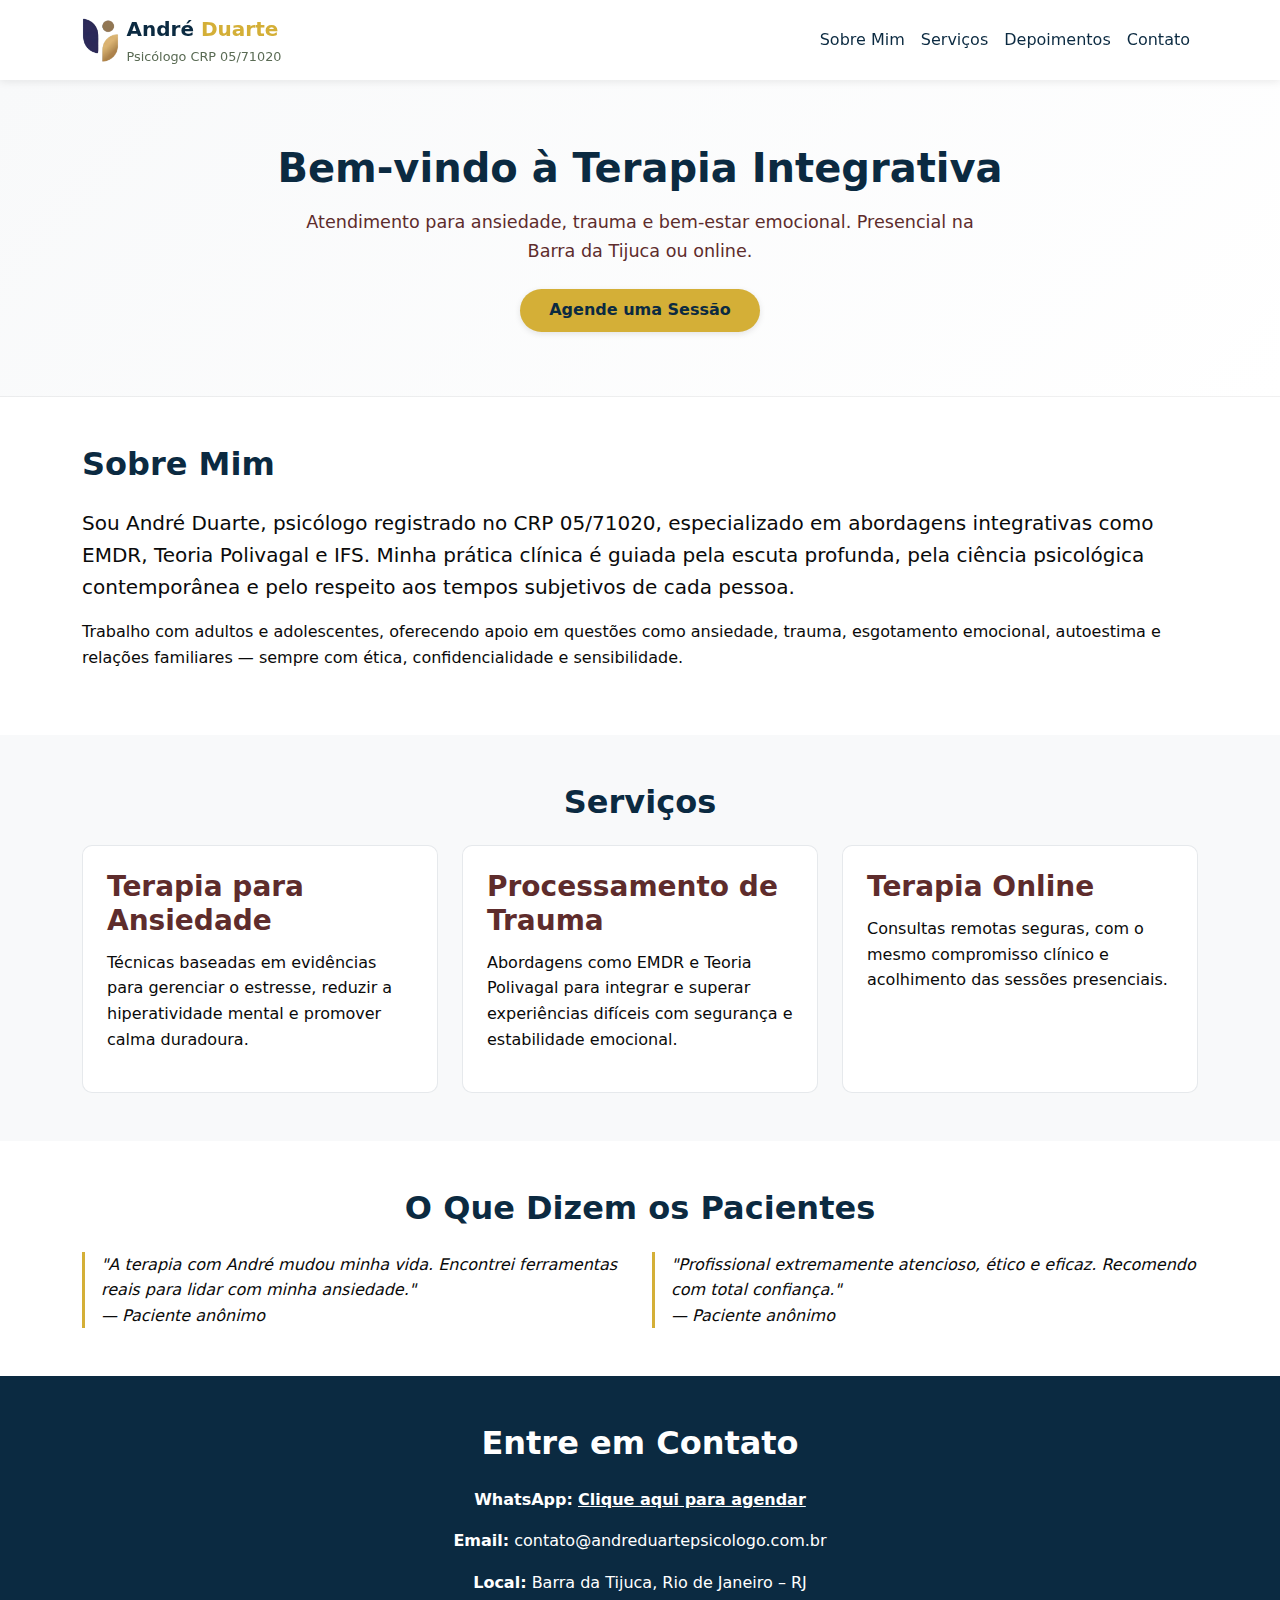
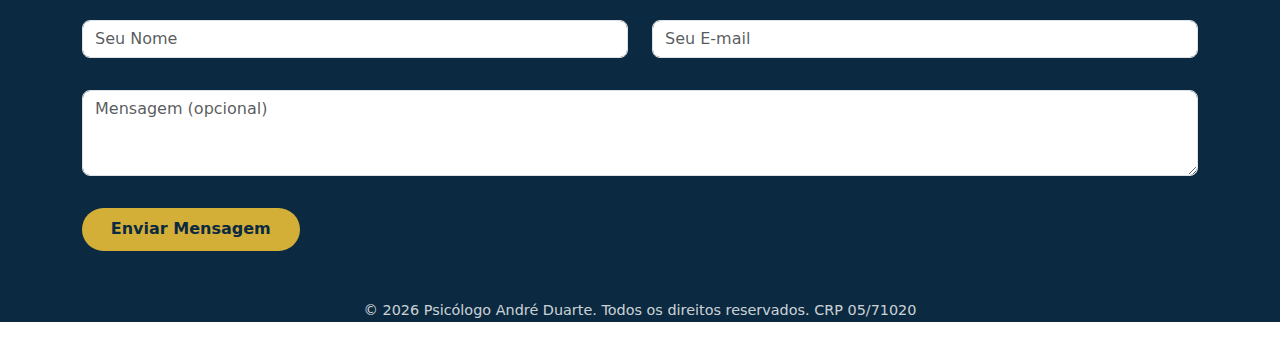
<file: index.html>
<!DOCTYPE html>
<html lang="pt-BR">
<head>
    <meta charset="UTF-8">
    <meta name="viewport" content="width=device-width, initial-scale=1.0">
    <meta name="description" content="André Duarte, psicólogo clínico especializado em ansiedade, trauma e regulação emocional. Atendimento presencial na Barra da Tijuca (RJ) e online. CRP 05/71020.">
    <meta name="keywords" content="psicólogo, terapia, ansiedade, trauma, EMDR, terapia online, CRP 05/71020, André Duarte">
    <meta name="author" content="André Duarte - Psicólogo">
    <meta name="robots" content="index, follow">
    <meta property="og:title" content="Psicólogo André Duarte - Terapia Integrativa">
    <meta property="og:description" content="Terapia para ansiedade, trauma e esgotamento emocional com abordagens como EMDR, Teoria Polivagal e IFS.">
    <meta property="og:type" content="website">
    <meta property="og:url" content="https://andreduartepsicologo.com.br">
    <meta property="og:image" content="https://andreduartepsicologo.com.br/logo.png">
    <meta property="og:site_name" content="André Duarte - Psicólogo">
    <meta name="twitter:card" content="summary_large_image">
    <meta name="twitter:title" content="Psicólogo André Duarte - Terapia Integrativa">
    <meta name="twitter:description" content="Terapia para ansiedade, trauma e esgotamento emocional com abordagens como EMDR, Teoria Polivagal e IFS.">
    
    <!-- DNS prefetch para recursos externos -->
    <link rel="dns-prefetch" href="https://fonts.googleapis.com">
    <link rel="dns-prefetch" href="https://fonts.gstatic.com">
    <link rel="dns-prefetch" href="https://cdn.jsdelivr.net">
    <link rel="preconnect" href="https://fonts.googleapis.com">
    <link rel="preconnect" href="https://fonts.gstatic.com" crossorigin>
    <link rel="preconnect" href="https://cdn.jsdelivr.net">
    
    <title>Psicólogo André Duarte - Terapia Integrativa | Ansiedade, Trauma e Regulação Emocional</title>

    <!-- Google Fonts: Cormorant Garamond (serif elegante) + Segoe UI fallback -->
    <link rel="preconnect" href="https://fonts.googleapis.com">
    <link rel="preconnect" href="https://fonts.gstatic.com" crossorigin>
    <link href="https://fonts.googleapis.com/css2?family=Cormorant+Garamond:wght@500;600;700&display=swap" rel="stylesheet">

    <!-- Bootstrap CSS -->
    <link href="https://cdn.jsdelivr.net/npm/bootstrap@5.3.0/dist/css/bootstrap.min.css" rel="stylesheet">

    <!-- Seu CSS personalizado -->
    <link rel="stylesheet" href="styles.css">
    

    
    <!-- Schema.org structured data -->
    <script type="application/ld+json">
    {
      "@context": "https://schema.org",
      "@type": "Psychologist",
      "name": "André Duarte",
      "url": "https://andreduartepsicologo.com.br",
      "telephone": "+5521999999999",
      "email": "contato@andreduartepsicologo.com.br",
      "address": {
        "@type": "PostalAddress",
        "streetAddress": "Barra da Tijuca",
        "addressLocality": "Rio de Janeiro",
        "addressRegion": "RJ",
        "postalCode": "22630-000",
        "addressCountry": "BR"
      },
      "areaServed": "BR",
      "availableLanguage": ["Portuguese", "English"],
      "licenseNumber": "CRP 05/71020",
      "description": "Psicólogo clínico especializado em ansiedade, trauma e regulação emocional",
      "offers": {
        "@type": "Service",
        "name": "Terapia Psicológica",
        "description": "Atendimento para ansiedade, trauma, esgotamento emocional e regulação emocional"
      },
      "openingHours": [
        "Mo-Fr 08:00-20:00"
      ],
      "paymentAccepted": ["Dinheiro", "PIX", "Transferência bancária", "Cartão de crédito/débito"]
    }
    </script>
    
    <!-- Política de Privacidade -->
    <link rel="canonical" href="https://andreduartepsicologo.com.br">
    <meta name="theme-color" content="#0B2A41">
</head>
<body>

    <!-- Navbar -->
    <nav class="navbar navbar-expand-lg navbar-light sticky-top">
        <div class="container">
            <a class="navbar-brand d-flex align-items-center" href="#">
                <img src="logo.png" alt="André Duarte Psicólogo - Logo" class="logo me-2">
                <div class="brand-text">
                    <span class="name-andre">André</span><span class="name-duarte"> Duarte</span>
                    <div class="credentials">Psicólogo CRP 05/71020</div>
                </div>
            </a>
            <button class="navbar-toggler" type="button" data-bs-toggle="collapse" data-bs-target="#navbarNav">
                <span class="navbar-toggler-icon"></span>
            </button>
            <div class="collapse navbar-collapse" id="navbarNav">
                <ul class="navbar-nav ms-auto">
                    <li class="nav-item"><a class="nav-link" href="#sobre">Sobre Mim</a></li>
                    <li class="nav-item"><a class="nav-link" href="#servicos">Serviços</a></li>
                    <li class="nav-item"><a class="nav-link" href="#depoimentos">Depoimentos</a></li>
                    <li class="nav-item"><a class="nav-link" href="#contato">Contato</a></li>
                </ul>
            </div>
        </div>
    </nav>

    <!-- Hero Section -->
    <header class="hero">
        <div class="container">
            <h1>Bem-vindo à Terapia Integrativa</h1>
            <p>Atendimento para ansiedade, trauma e bem-estar emocional. Presencial na Barra da Tijuca ou online.</p>
            <a href="http://www.google.com/url?q=http%3A%2F%2Fwa.me%2Fmessage%2FNNWXTQIGQWVBC1&sa=D&sntz=1&usg=AOvVaw3N9wWgWzZB7kbNyTmeu1p_" target="_blank" class="btn btn-primary">Agende uma Sessão</a>
        </div>
    </header>

    <!-- Sobre Mim -->
    <section id="sobre">
        <div class="container">
            <h2 class="mb-4">Sobre Mim</h2>
            <p class="lead">Sou André Duarte, psicólogo registrado no CRP 05/71020, especializado em abordagens integrativas como EMDR, Teoria Polivagal e IFS. Minha prática clínica é guiada pela escuta profunda, pela ciência psicológica contemporânea e pelo respeito aos tempos subjetivos de cada pessoa.</p>
            <p>Trabalho com adultos e adolescentes, oferecendo apoio em questões como ansiedade, trauma, esgotamento emocional, autoestima e relações familiares — sempre com ética, confidencialidade e sensibilidade.</p>
            <!-- Descomente quando tiver sua foto -->
            <!-- <img src="sua-foto.jpg" alt="André Duarte – Psicólogo clínico" class="img-fluid rounded mt-4"> -->
        </div>
    </section>

    <!-- Serviços -->
    <section id="servicos">
        <div class="container">
            <h2 class="mb-4 text-center">Serviços</h2>
            <div class="row g-4">
                <div class="col-md-4">
                    <div class="service-card">
                        <h3>Terapia para Ansiedade</h3>
                        <p>Técnicas baseadas em evidências para gerenciar o estresse, reduzir a hiperatividade mental e promover calma duradoura.</p>
                    </div>
                </div>
                <div class="col-md-4">
                    <div class="service-card">
                        <h3>Processamento de Trauma</h3>
                        <p>Abordagens como EMDR e Teoria Polivagal para integrar e superar experiências difíceis com segurança e estabilidade emocional.</p>
                    </div>
                </div>
                <div class="col-md-4">
                    <div class="service-card">
                        <h3>Terapia Online</h3>
                        <p>Consultas remotas seguras, com o mesmo compromisso clínico e acolhimento das sessões presenciais.</p>
                    </div>
                </div>
            </div>
        </div>
    </section>

    <!-- Depoimentos -->
    <section id="depoimentos">
        <div class="container">
            <h2 class="mb-4 text-center">O Que Dizem os Pacientes</h2>
            <div class="row g-4">
                <div class="col-md-6">
                    <blockquote>
                        "A terapia com André mudou minha vida. Encontrei ferramentas reais para lidar com minha ansiedade."
                        <div>— Paciente anônimo</div>
                    </blockquote>
                </div>
                <div class="col-md-6">
                    <blockquote>
                        "Profissional extremamente atencioso, ético e eficaz. Recomendo com total confiança."
                        <div>— Paciente anônimo</div>
                    </blockquote>
                </div>
            </div>
        </div>
    </section>

    <!-- Contato -->
    <section id="contato" class="text-white">
        <div class="container">
            <h2 class="mb-4 text-center">Entre em Contato</h2>
            <div class="text-center mb-4">
                <p><strong>WhatsApp:</strong> <a href="http://www.google.com/url?q=http%3A%2F%2Fwa.me%2Fmessage%2FNNWXTQIGQWVBC1&sa=D&sntz=1&usg=AOvVaw3N9wWgWzZB7kbNyTmeu1p_" target="_blank" class="text-white fw-bold">Clique aqui para agendar</a></p>
                <p><strong>Email:</strong> contato@andreduartepsicologo.com.br</p>
                <p><strong>Local:</strong> Barra da Tijuca, Rio de Janeiro – RJ</p>
            </div>

            <!-- Formulário (substitua action="" quando tiver backend ou serviço como Formspree) -->
            <form class="row justify-content-center" action="#" method="POST">
                <div class="col-md-6 mb-3">
                    <input type="text" class="form-control" name="nome" id="nome" placeholder="Seu Nome" required>
                </div>
                <div class="col-md-6 mb-3">
                    <input type="email" class="form-control" name="email" id="email" placeholder="Seu E-mail" required>
                </div>
                <div class="col-12 mb-3">
                    <textarea class="form-control" name="mensagem" id="mensagem" rows="3" placeholder="Mensagem (opcional)"></textarea>
                </div>
                <div class="col-12">
                    <button type="submit" class="btn">Enviar Mensagem</button>
                </div>
            </form>
        </div>
    </section>

    <!-- Footer -->
    <footer class="text-center">
        <p>&copy; <span id="current-year">2026</span> Psicólogo André Duarte. Todos os direitos reservados. CRP 05/71020</p>
    </footer>

    <!-- Bootstrap JS -->
    <script src="https://cdn.jsdelivr.net/npm/bootstrap@5.3.0/dist/js/bootstrap.bundle.min.js"></script>
    
    <!-- Script para atualizar ano automaticamente, realce de seção ativa e animações -->
    <script>
        // Atualiza ano automaticamente
        document.getElementById('current-year').textContent = new Date().getFullYear();
        
        // Realce da seção ativa na navegação
        document.addEventListener('DOMContentLoaded', function() {
            const sections = document.querySelectorAll('section[id]');
            const navLinks = document.querySelectorAll('.nav-link');
            
            function highlightActiveSection() {
                let index = sections.length;
                
                while(--index && window.scrollY + 100 < sections[index].offsetTop) {}
                
                navLinks.forEach((link) => {
                    link.classList.remove('active');
                });
                
                if (index >= 0) {
                    const activeLink = document.querySelector(`a[href="#${sections[index].id}"]`);
                    if (activeLink) {
                        activeLink.classList.add('active');
                    }
                }
            }
            
            window.addEventListener('scroll', highlightActiveSection);
            
            // Adiciona validação de formulário
            const form = document.querySelector('form');
            if (form) {
                form.addEventListener('submit', function(e) {
                    const name = document.getElementById('nome').value.trim();
                    const email = document.getElementById('email').value.trim();
                    const message = document.getElementById('mensagem').value.trim();
                    
                    if (!name || !email || !message) {
                        e.preventDefault();
                        alert('Por favor, preencha todos os campos obrigatórios.');
                        return false;
                    }
                    
                    // Validação de email
                    const emailRegex = /^[^\s@]+@[^\s@]+\.[^\s@]+$/;
                    if (!emailRegex.test(email)) {
                        e.preventDefault();
                        alert('Por favor, insira um e-mail válido.');
                        return false;
                    }
                });
            }
            
            // Animação fade-in ao rolar a página
            const observerOptions = {
                threshold: 0.1,
                rootMargin: '0px 0px -50px 0px'
            };
            
            const observer = new IntersectionObserver(function(entries) {
                entries.forEach(entry => {
                    if (entry.isIntersecting) {
                        entry.target.classList.add('visible');
                    }
                });
            }, observerOptions);
            
            // Aplica a animação fade-in aos elementos
            document.querySelectorAll('.service-card, .testimonial-card, .hero, h2, .lead, p').forEach(el => {
                el.classList.add('fade-in-element');
                observer.observe(el);
            });
        });
    </script>
</body>
</html>
</file>
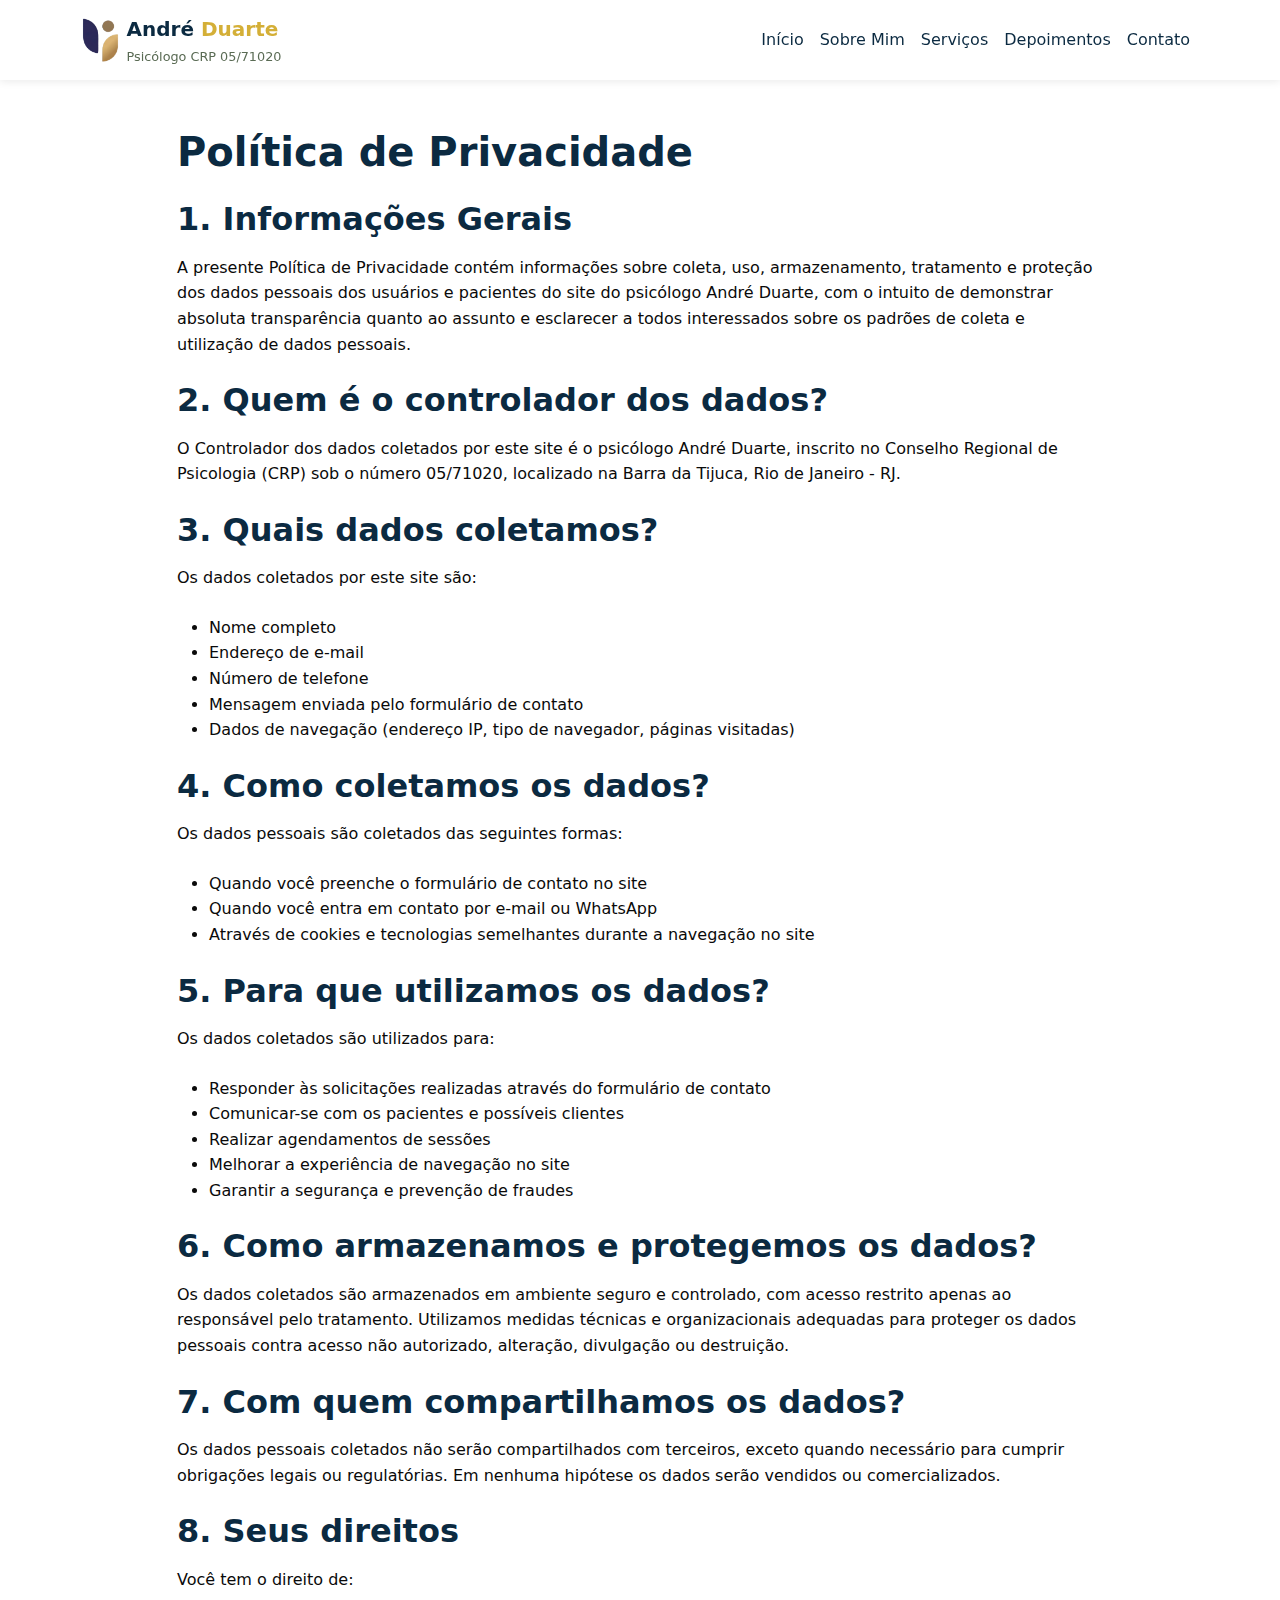
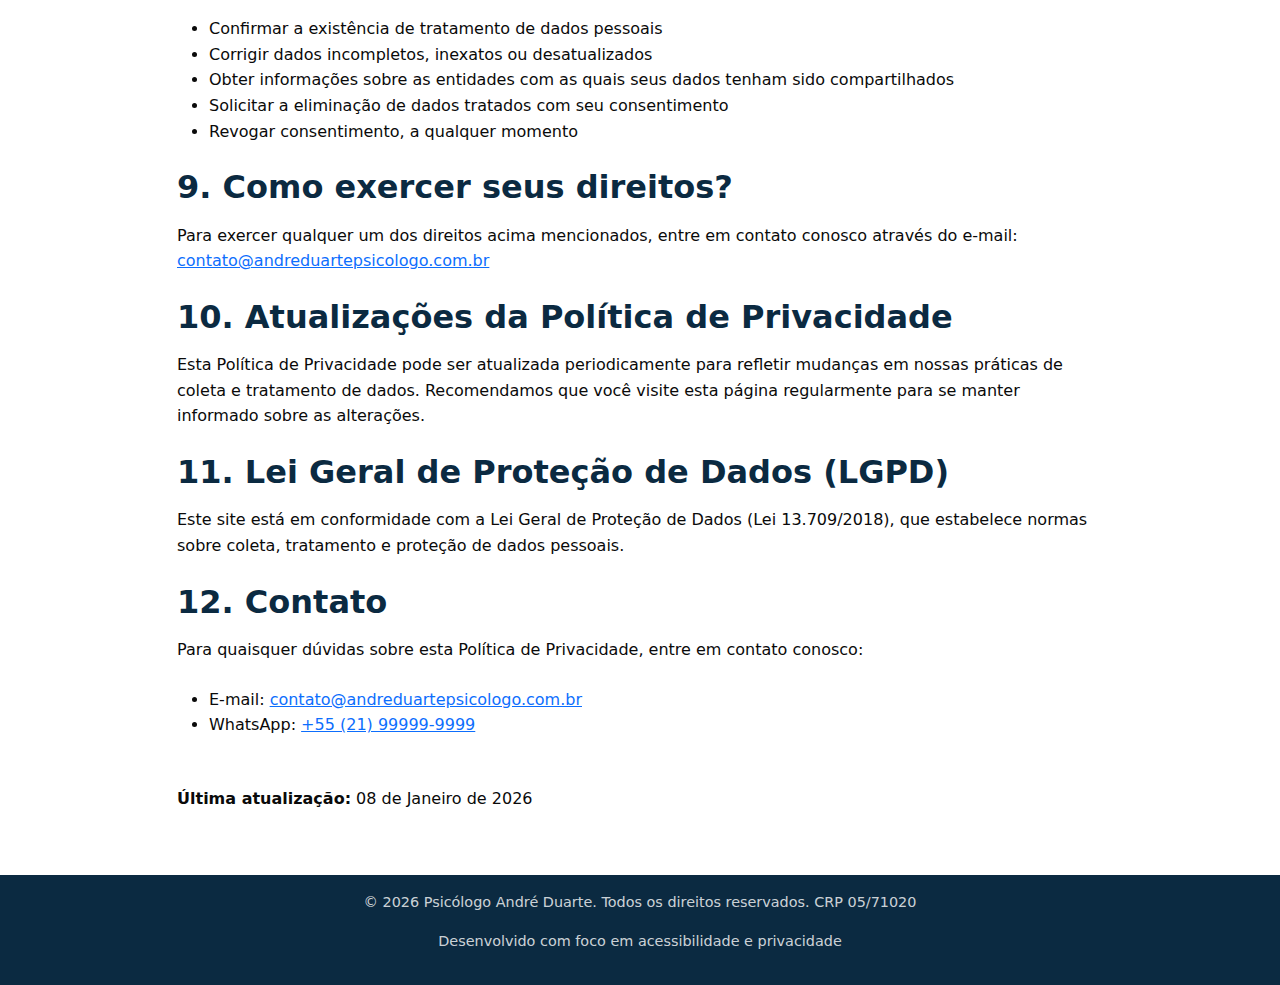
<file: privacidade.html>
<!DOCTYPE html>
<html lang="pt-BR">
<head>
    <meta charset="UTF-8">
    <meta name="viewport" content="width=device-width, initial-scale=1.0">
    <meta name="description" content="Política de Privacidade do site do Psicólogo André Duarte - informações sobre coleta, uso e proteção de dados pessoais.">
    <title>Política de Privacidade - Psicólogo André Duarte</title>
    
    <!-- Google Fonts -->
    <link rel="preconnect" href="https://fonts.googleapis.com">
    <link rel="preconnect" href="https://fonts.gstatic.com" crossorigin>
    <link href="https://fonts.googleapis.com/css2?family=Cormorant+Garamond:wght@500;600;700&display=swap" rel="stylesheet">
    
    <!-- Bootstrap CSS -->
    <link href="https://cdn.jsdelivr.net/npm/bootstrap@5.3.0/dist/css/bootstrap.min.css" rel="stylesheet">
    
    <!-- Seu CSS personalizado -->
    <link rel="stylesheet" href="styles.css">
    

</head>
<body>
    <!-- Navbar -->
    <nav class="navbar navbar-expand-lg navbar-light sticky-top" role="navigation" aria-label="Navegação principal">
        <div class="container">
            <a class="navbar-brand d-flex align-items-center" href="index.html" aria-label="Página inicial">
                <img src="logo.png" alt="Logo de André Duarte Psicólogo" class="logo me-2" loading="lazy">
                <div class="brand-text">
                    <span class="name-andre">André</span><span class="name-duarte"> Duarte</span>
                    <div class="credentials">Psicólogo CRP 05/71020</div>
                </div>
            </a>
            <button class="navbar-toggler" type="button" data-bs-toggle="collapse" data-bs-target="#navbarNav" aria-controls="navbarNav" aria-expanded="false" aria-label="Alternar navegação">
                <span class="navbar-toggler-icon"></span>
            </button>
            <div class="collapse navbar-collapse" id="navbarNav">
                <ul class="navbar-nav ms-auto">
                    <li class="nav-item"><a class="nav-link" href="index.html">Início</a></li>
                    <li class="nav-item"><a class="nav-link" href="index.html#sobre">Sobre Mim</a></li>
                    <li class="nav-item"><a class="nav-link" href="index.html#servicos">Serviços</a></li>
                    <li class="nav-item"><a class="nav-link" href="index.html#depoimentos">Depoimentos</a></li>
                    <li class="nav-item"><a class="nav-link" href="index.html#contato">Contato</a></li>
                </ul>
            </div>
        </div>
    </nav>

    <!-- Política de Privacidade -->
    <section class="py-5">
        <div class="container">
            <div class="row justify-content-center">
                <div class="col-lg-10">
                    <h1 class="mb-4">Política de Privacidade</h1>
                    
                    <h2 class="mb-3">1. Informações Gerais</h2>
                    <p class="mb-4">A presente Política de Privacidade contém informações sobre coleta, uso, armazenamento, tratamento e proteção dos dados pessoais dos usuários e pacientes do site do psicólogo André Duarte, com o intuito de demonstrar absoluta transparência quanto ao assunto e esclarecer a todos interessados sobre os padrões de coleta e utilização de dados pessoais.</p>
                    
                    <h2 class="mb-3">2. Quem é o controlador dos dados?</h2>
                    <p class="mb-4">O Controlador dos dados coletados por este site é o psicólogo André Duarte, inscrito no Conselho Regional de Psicologia (CRP) sob o número 05/71020, localizado na Barra da Tijuca, Rio de Janeiro - RJ.</p>
                    
                    <h2 class="mb-3">3. Quais dados coletamos?</h2>
                    <p class="mb-4">Os dados coletados por este site são:</p>
                    <ul class="mb-4">
                        <li>Nome completo</li>
                        <li>Endereço de e-mail</li>
                        <li>Número de telefone</li>
                        <li>Mensagem enviada pelo formulário de contato</li>
                        <li>Dados de navegação (endereço IP, tipo de navegador, páginas visitadas)</li>
                    </ul>
                    
                    <h2 class="mb-3">4. Como coletamos os dados?</h2>
                    <p class="mb-4">Os dados pessoais são coletados das seguintes formas:</p>
                    <ul class="mb-4">
                        <li>Quando você preenche o formulário de contato no site</li>
                        <li>Quando você entra em contato por e-mail ou WhatsApp</li>
                        <li>Através de cookies e tecnologias semelhantes durante a navegação no site</li>
                    </ul>
                    
                    <h2 class="mb-3">5. Para que utilizamos os dados?</h2>
                    <p class="mb-4">Os dados coletados são utilizados para:</p>
                    <ul class="mb-4">
                        <li>Responder às solicitações realizadas através do formulário de contato</li>
                        <li>Comunicar-se com os pacientes e possíveis clientes</li>
                        <li>Realizar agendamentos de sessões</li>
                        <li>Melhorar a experiência de navegação no site</li>
                        <li>Garantir a segurança e prevenção de fraudes</li>
                    </ul>
                    
                    <h2 class="mb-3">6. Como armazenamos e protegemos os dados?</h2>
                    <p class="mb-4">Os dados coletados são armazenados em ambiente seguro e controlado, com acesso restrito apenas ao responsável pelo tratamento. Utilizamos medidas técnicas e organizacionais adequadas para proteger os dados pessoais contra acesso não autorizado, alteração, divulgação ou destruição.</p>
                    
                    <h2 class="mb-3">7. Com quem compartilhamos os dados?</h2>
                    <p class="mb-4">Os dados pessoais coletados não serão compartilhados com terceiros, exceto quando necessário para cumprir obrigações legais ou regulatórias. Em nenhuma hipótese os dados serão vendidos ou comercializados.</p>
                    
                    <h2 class="mb-3">8. Seus direitos</h2>
                    <p class="mb-4">Você tem o direito de:</p>
                    <ul class="mb-4">
                        <li>Confirmar a existência de tratamento de dados pessoais</li>
                        <li>Corrigir dados incompletos, inexatos ou desatualizados</li>
                        <li>Obter informações sobre as entidades com as quais seus dados tenham sido compartilhados</li>
                        <li>Solicitar a eliminação de dados tratados com seu consentimento</li>
                        <li>Revogar consentimento, a qualquer momento</li>
                    </ul>
                    
                    <h2 class="mb-3">9. Como exercer seus direitos?</h2>
                    <p class="mb-4">Para exercer qualquer um dos direitos acima mencionados, entre em contato conosco através do e-mail: <a href="mailto:contato@andreduartepsicologo.com.br">contato@andreduartepsicologo.com.br</a></p>
                    
                    <h2 class="mb-3">10. Atualizações da Política de Privacidade</h2>
                    <p class="mb-4">Esta Política de Privacidade pode ser atualizada periodicamente para refletir mudanças em nossas práticas de coleta e tratamento de dados. Recomendamos que você visite esta página regularmente para se manter informado sobre as alterações.</p>
                    
                    <h2 class="mb-3">11. Lei Geral de Proteção de Dados (LGPD)</h2>
                    <p class="mb-4">Este site está em conformidade com a Lei Geral de Proteção de Dados (Lei 13.709/2018), que estabelece normas sobre coleta, tratamento e proteção de dados pessoais.</p>
                    
                    <h2 class="mb-3">12. Contato</h2>
                    <p class="mb-4">Para quaisquer dúvidas sobre esta Política de Privacidade, entre em contato conosco:</p>
                    <ul class="mb-4">
                        <li>E-mail: <a href="mailto:contato@andreduartepsicologo.com.br">contato@andreduartepsicologo.com.br</a></li>
                        <li>WhatsApp: <a href="http://www.google.com/url?q=http%3A%2F%2Fwa.me%2Fmessage%2FNNWXTQIGQWVBC1&sa=D&sntz=1&usg=AOvVaw3N9wWgWzZB7kbNyTmeu1p_" target="_blank">+55 (21) 99999-9999</a></li>
                    </ul>
                    
                    <p class="mt-5"><strong>Última atualização:</strong> 08 de Janeiro de 2026</p>
                </div>
            </div>
        </div>
    </section>

    <!-- Footer -->
    <footer class="text-center py-3" role="contentinfo">
        <p>&copy; <span id="current-year">2026</span> Psicólogo André Duarte. Todos os direitos reservados. CRP 05/71020</p>
        <p>Desenvolvido com foco em acessibilidade e privacidade</p>
    </footer>

    <!-- Bootstrap JS -->
    <script src="https://cdn.jsdelivr.net/npm/bootstrap@5.3.0/dist/js/bootstrap.bundle.min.js"></script>
    
    <!-- Script para atualizar ano automaticamente -->
    <script>
        document.getElementById('current-year').textContent = new Date().getFullYear();
    </script>
</body>
</html>
</file>
<file: styles.css>
/* ===== Paleta de Cores Personalizada ===== */
:root {
    --gold: #D4AF37;
    --black: #0A0A0A;
    --white: #FFFFFF;
    --light-gray: #F8F9FA;
    --navy: #0B2A41;
    --burgundy: #5E2C2C;
    --terracotta: #A56B54;
    --moss: #5A6B54;
    --text: var(--black);
    --body-bg: var(--white);
}

/* ===== Estilo Geral ===== */
body {
    font-family: 'Segoe UI', system-ui, -apple-system, sans-serif;
    color: var(--text);
    background-color: var(--body-bg);
    scroll-behavior: smooth;
    line-height: 1.6;
}

h1, h2, h3, h4 {
    font-weight: 600;
    color: var(--navy);
}

/* ===== Navbar ===== */
.navbar {
    background-color: var(--white);
    box-shadow: 0 2px 8px rgba(0, 0, 0, 0.08);
}
.name-andre {
    font-weight: 700;
    color: var(--navy);
}
.name-duarte {
    font-weight: 600;
    color: var(--gold);
}
.credentials {
    font-size: 0.8rem;
    color: var(--moss);
    margin-top: 2px;
}
.nav-link {
    color: var(--navy) !important;
    font-weight: 500;
    transition: color 0.2s;
}
.nav-link:hover {
    color: var(--gold) !important;
}

/* ===== Hero Section ===== */
.hero {
    background: linear-gradient(135deg, var(--light-gray) 0%, var(--white) 100%);
    padding: 4rem 1rem;
    border-bottom: 1px solid rgba(0, 0, 0, 0.05);
    text-align: center;
}
.hero h1 {
    font-size: 2.5rem;
    margin-bottom: 1rem;
}
.hero p {
    color: var(--burgundy);
    max-width: 700px;
    margin: 0 auto 1.5rem;
    font-size: 1.1rem;
}
.btn-primary {
    background-color: var(--gold);
    border: none;
    color: var(--navy);
    font-weight: 600;
    padding: 0.6rem 1.8rem;
    border-radius: 30px;
    box-shadow: 0 2px 6px rgba(0, 0, 0, 0.1);
}
.btn-primary:hover {
    background-color: #c19e2f;
    color: var(--white);
    transform: translateY(-2px);
    box-shadow: 0 4px 12px rgba(212, 175, 55, 0.3);
}

/* ===== Seções ===== */
section#sobre,
section#depoimentos {
    background-color: var(--white);
    padding: 3rem 1rem;
}
section#servicos,
section#contato {
    background-color: var(--light-gray);
    padding: 3rem 1rem;
}
section#contato {
    background-color: var(--navy);
}

/* ===== Card de Serviços ===== */
.service-card {
    background: var(--white);
    border-radius: 10px;
    padding: 1.5rem;
    height: 100%;
    border: 1px solid rgba(11, 42, 65, 0.1);
    transition: all 0.3s ease;
}
.service-card:hover {
    border-color: var(--gold);
    box-shadow: 0 4px 12px rgba(0, 0, 0, 0.06);
}
.service-card h3 {
    color: var(--burgundy);
    margin-bottom: 0.8rem;
}

/* ===== Depoimentos ===== */
blockquote {
    font-style: italic;
    color: var(--text);
    padding-left: 1rem;
    border-left: 3px solid var(--gold);
    margin: 0;
}
blockquote footer {
    display: block;
    margin-top: 0.5rem;
    color: var(--moss);
    font-size: 0.9rem;
}

/* ===== Contato ===== */
#contato h2,
#contato p,
#contato a {
    color: var(--white) !important;
}
#contato a:hover {
    text-decoration: underline;
}
#contato .form-control {
    border-radius: 8px;
    margin-bottom: 1rem;
}
#contato .btn {
    background-color: var(--gold);
    color: var(--navy);
    font-weight: 600;
    border: none;
    padding: 0.6rem 1.8rem;
    border-radius: 30px;
}
#contato .btn:hover {
    background-color: #c19e2f;
    color: var(--white);
}

/* ===== Footer ===== */
footer {
    background-color: var(--navy);
    color: rgba(255, 255, 255, 0.8);
    font-size: 0.9rem;
}

/* ===== Logo ===== */
.logo {
    height: 44px;
    object-fit: contain;
}

/* ===== Responsividade ===== */
@media (max-width: 768px) {
    .hero h1 {
        font-size: 2rem;
    }
    .name-andre,
    .name-duarte {
        font-size: 1.35rem;
    }
}
</file>
